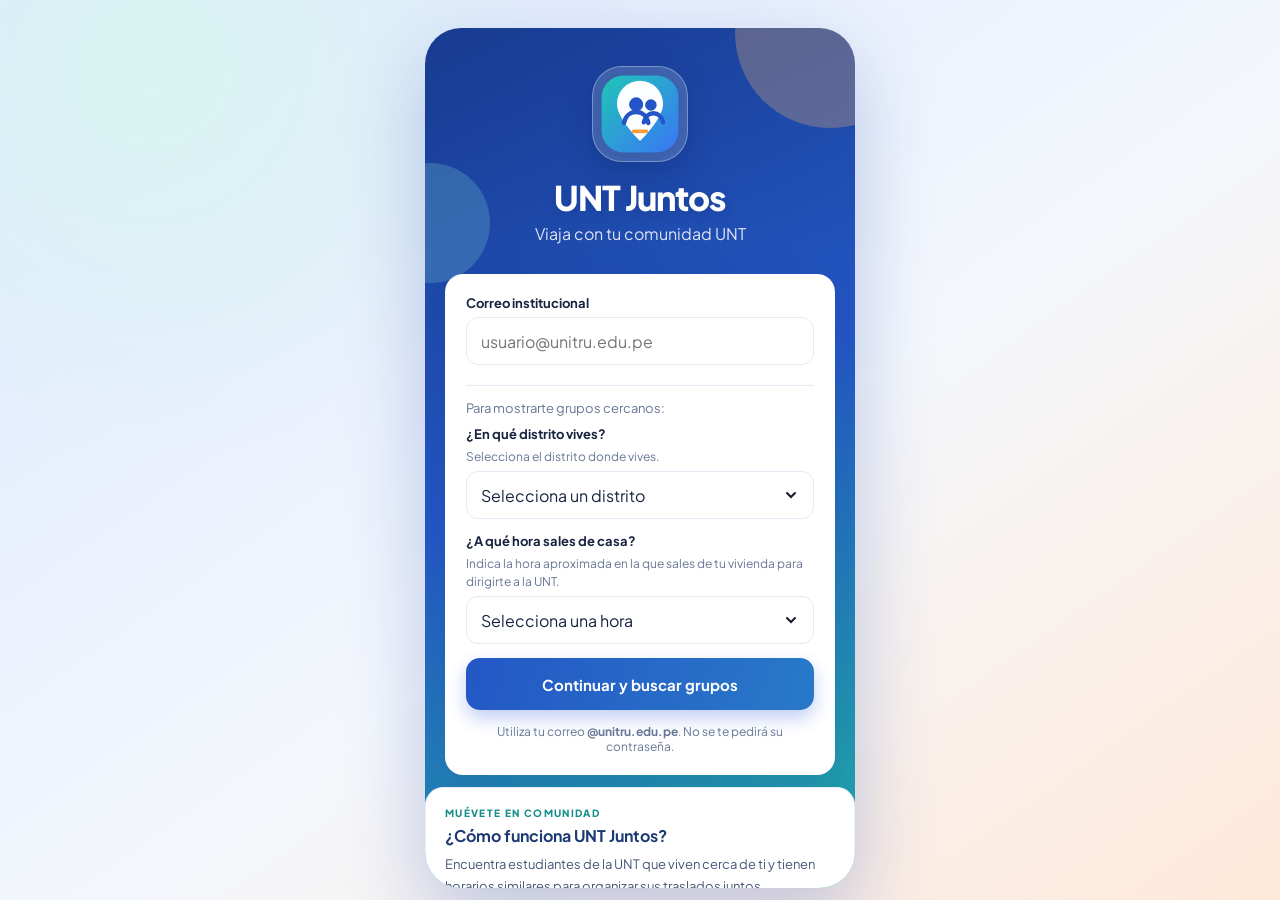
<file: index.html>
<!doctype html>
<html lang="es">
<head>
  <meta charset="utf-8">
  <meta name="viewport" content="width=device-width, initial-scale=1, viewport-fit=cover">
  <meta name="theme-color" content="#1E4FD8">
  <meta name="description" content="UNT Juntos: encuentra compañeros de la comunidad UNT de tu zona para viajar juntos al campus.">
  <title>UNT Juntos</title>
  <link rel="preconnect" href="https://fonts.googleapis.com">
  <link rel="preconnect" href="https://fonts.gstatic.com" crossorigin>
  <link href="https://fonts.googleapis.com/css2?family=Plus+Jakarta+Sans:wght@400;500;600;700;800&display=swap" rel="stylesheet">
  <link rel="stylesheet" href="styles.css">
  <link rel="icon" type="image/svg+xml" href="logo.svg">
</head>
<body>
  <div class="app" id="app">

    <!-- ============ PANTALLA 1 · INICIO ============ -->
    <section class="screen" id="screen-login" data-screen="login">
      <div class="login-hero">
        <div class="logo" aria-hidden="true"><img src="logo.svg" alt="" width="76" height="76"></div>
        <h1>UNT Juntos</h1>
        <p>Viaja con tu comunidad UNT</p>
      </div>

      <form class="card form" id="login-form" novalidate>
        <label class="field">
          <span>Correo institucional</span>
          <input type="email" id="email" placeholder="usuario@unitru.edu.pe" autocomplete="email" required>
        </label>

        <p class="hint">Para mostrarte grupos cercanos:</p>
        <label class="field">
          <span>¿En qué distrito vives?</span>
          <small>Selecciona el distrito donde vives.</small>
          <select id="zona" required></select>
        </label>
        <label class="field">
          <span>¿A qué hora sales de casa?</span>
          <small>Indica la hora aproximada en la que sales de tu vivienda para dirigirte a la UNT.</small>
          <select id="hora" required></select>
          <input id="hora-custom" type="time" hidden aria-label="Elegir otra hora">
        </label>

        <p class="error" id="login-error" role="alert"></p>
        <button class="btn btn-primary" type="submit">Continuar y buscar grupos</button>
        <p class="fine">Utiliza tu correo <b>@unitru.edu.pe</b>. No se te pedirá su contraseña.</p>
      </form>
      <section class="card intro-card how-card">
        <div class="section-kicker">MUÉVETE EN COMUNIDAD</div>
        <h3>¿Cómo funciona UNT Juntos?</h3>
        <p class="lead-copy">Encuentra estudiantes de la UNT que viven cerca de ti y tienen horarios similares para organizar sus traslados juntos.</p>
        <div class="travel-options">
          <article class="travel-option"><span class="travel-icon walk">🚶</span><div><b>Caminar juntos</b><p>Queden en un lugar público y recorran juntos el camino hacia la universidad o hasta un paradero.</p></div></article>
          <article class="travel-option"><span class="travel-icon bus">🚌</span><div><b>Usar la misma ruta de transporte público</b><p>Coordinen qué línea o paradero les conviene. Cada estudiante paga su propio pasaje.</p></div></article>
          <article class="travel-option"><span class="travel-icon car">🚕</span><div><b>Compartir un taxi o movilidad</b><p>Si todos están de acuerdo, pueden organizarlo por su cuenta, confirmar el costo y dividirlo antes de viajar.</p></div></article>
          <article class="travel-option"><span class="travel-icon group-icon">🚗</span><div><b>Viajar en vehículo de un integrante</b><p>Un estudiante que tenga vehículo puede ofrecer voluntariamente los asientos disponibles y acordar previamente las condiciones.</p></div></article>
        </div>
        <div class="coordination"><b>¿Cómo se coordinan?</b><ol><li>Busca grupos de tu distrito y revisa la hora, integrantes y cupos.</li><li>Únete al grupo y confirma en el chat si asistirás.</li><li>Acuerden un punto público concreto y una hora exacta.</li><li>Confirmen la modalidad, el costo si corresponde y quiénes participarán.</li><li>Avísense si hay retrasos o cambios. Cada integrante es responsable de cumplir lo acordado.</li></ol></div>
        <p class="disclaimer"><b>Importante:</b> UNT Juntos conecta estudiantes y facilita la coordinación. No proporciona vehículos, conductores, pasajes ni servicios de taxi; tampoco cobra ni gestiona pagos. Las modalidades dependen de los acuerdos voluntarios entre los integrantes.</p>
      </section>
      <section class="card intro-card">
        <h3>Tu privacidad es importante</h3>
        <p>El correo institucional sirve para identificar a miembros de la comunidad UNT. La zona, hora y datos de grupo se utilizan para encontrar coincidencias y coordinar traslados.</p>
        <p>Esta versión de prueba guarda datos localmente en el navegador. No ingreses información sensible.</p>
        <a href="privacidad.html" target="_blank" rel="noopener">Consultar política de privacidad</a>
      </section>
    </section>

    <!-- ============ PANTALLA 2 · BUSCAR ============ -->
    <section class="screen" id="screen-buscar" data-screen="buscar" hidden>
      <header class="topbar">
        <div>
          <p class="hello" id="hello">Hola</p>
          <h2>Grupos de viaje</h2>
        </div>
        <button class="icon-btn" id="btn-crear" aria-label="Crear grupo">
          <svg viewBox="0 0 24 24"><path d="M12 5v14M5 12h14" stroke="currentColor" stroke-width="2.4" stroke-linecap="round"/></svg>
        </button>
      </header>

      <div class="filters">
        <label class="chip chip-zona"><span>Distrito</span><select id="f-zona"></select></label>
        <label class="chip chip-hora"><span>Hora</span><select id="f-hora"></select></label>
      </div>

      <p class="count" id="count"></p>
      <div class="list" id="lista"></div>
    </section>

    <!-- ============ MIS GRUPOS ============ -->
    <section class="screen" id="screen-mis" data-screen="mis" hidden>
      <header class="topbar"><div><p class="hello">Tus viajes</p><h2>Mis grupos</h2></div></header>
      <div class="list" id="mis-lista"></div>
    </section>

    <!-- ============ PERFIL ============ -->
    <section class="screen" id="screen-perfil" data-screen="perfil" hidden>
      <header class="topbar"><div><p class="hello">Tu cuenta</p><h2>Perfil</h2></div></header>
      <div class="card profile">
        <div class="avatar big" id="perfil-avatar"></div>
        <p class="profile-name" id="perfil-nombre"></p>
        <p class="profile-mail" id="perfil-correo"></p>
        <div class="kv"><span>Distrito</span><b id="perfil-zona"></b></div>
        <div class="kv"><span>Hora habitual</span><b id="perfil-hora"></b></div>
      </div>
      <button class="btn btn-primary" id="btn-editar-perfil">Editar distrito y hora</button>
      <button class="btn btn-ghost" id="btn-ayuda">¿Cómo funcionan los viajes?</button>
      <button class="btn btn-ghost" id="btn-logout">Cerrar sesión</button>
    </section>

    <!-- ============ PANTALLA 3 · MI GRUPO ============ -->
    <section class="screen" id="screen-grupo" data-screen="grupo" hidden>
      <header class="topbar topbar-back">
        <button class="icon-btn ghost" id="btn-back" aria-label="Volver">
          <svg viewBox="0 0 24 24"><path d="M15 5l-7 7 7 7" stroke="currentColor" stroke-width="2.4" fill="none" stroke-linecap="round" stroke-linejoin="round"/></svg>
        </button>
        <h2>Mi grupo</h2>
        <span class="spacer"></span>
      </header>

      <div class="success" id="success-banner">
        <div class="check"><svg viewBox="0 0 24 24"><path d="M5 12.5l4.5 4.5L19 7.5" stroke="#fff" stroke-width="3" fill="none" stroke-linecap="round" stroke-linejoin="round"/></svg></div>
        <h3>¡Te uniste al grupo!</h3>
        <p id="g-sub"></p>
      </div>

      <div class="card details">
        <div class="kv"><span>Hora de salida</span><b id="g-hora"></b></div>
        <div class="kv"><span>Punto de encuentro</span><b id="g-punto"></b></div>
        <div class="kv"><span>Destino</span><b id="g-destino"></b></div>
      </div>

      <h4 class="section-title">Mapa del punto de encuentro</h4>
      <a class="map" id="g-map" target="_blank" rel="noopener">
        <svg viewBox="0 0 340 120" preserveAspectRatio="none" aria-hidden="true">
          <rect width="340" height="120" fill="#E8F0FF"/>
          <path d="M0 80 L340 52" stroke="#fff" stroke-width="14"/>
          <path d="M120 0 L150 120" stroke="#fff" stroke-width="10"/>
          <path d="M250 0 L235 120" stroke="#fff" stroke-width="8"/>
          <rect x="20" y="14" width="70" height="40" rx="6" fill="#D2F3E0"/>
          <rect x="268" y="74" width="60" height="36" rx="6" fill="#D2F3E0"/>
        </svg>
        <span class="pin"></span>
        <span class="map-label">Abrir en Google Maps ↗</span>
      </a>

      <h4 class="section-title" id="g-int-title"></h4>
      <div class="members" id="g-members"></div>

      <button class="btn btn-primary" id="btn-chat">Abrir chat del grupo</button>
      <button class="btn btn-ghost" id="btn-editar-grupo">Cambiar hora o punto de encuentro</button>
      <button class="btn btn-link" id="btn-salir">Salir del grupo</button>
    </section>

    <!-- ============ NAV ============ -->
    <nav class="tabbar" id="tabbar" hidden>
      <button data-tab="buscar" class="active"><svg viewBox="0 0 24 24"><circle cx="11" cy="11" r="6.5" stroke="currentColor" stroke-width="2.2" fill="none"/><path d="M16 16l4 4" stroke="currentColor" stroke-width="2.2" stroke-linecap="round"/></svg>Buscar</button>
      <button data-tab="mis"><svg viewBox="0 0 24 24"><circle cx="9" cy="9" r="3.5" stroke="currentColor" stroke-width="2.2" fill="none"/><circle cx="16.5" cy="10" r="2.8" stroke="currentColor" stroke-width="2.2" fill="none"/><path d="M3 19c.8-3.3 3.2-5 6-5s5.2 1.7 6 5M15 14.2c2.6 0 4.5 1.5 5.2 4.3" stroke="currentColor" stroke-width="2.2" fill="none" stroke-linecap="round"/></svg>Mis grupos</button>
      <button data-tab="perfil"><svg viewBox="0 0 24 24"><circle cx="12" cy="8.5" r="4" stroke="currentColor" stroke-width="2.2" fill="none"/><path d="M4.5 20c1-3.8 4-5.8 7.5-5.8s6.5 2 7.5 5.8" stroke="currentColor" stroke-width="2.2" fill="none" stroke-linecap="round"/></svg>Perfil</button>
    </nav>

    <!-- ============ CHAT (hoja inferior) ============ -->
    <div class="sheet-backdrop" id="chat-backdrop" hidden></div>
    <section class="sheet" id="chat" hidden aria-label="Chat del grupo">
      <header class="sheet-head">
        <h3>Chat del grupo</h3>
        <button class="icon-btn ghost" id="chat-close" aria-label="Cerrar chat"><svg viewBox="0 0 24 24"><path d="M6 6l12 12M18 6L6 18" stroke="currentColor" stroke-width="2.4" stroke-linecap="round"/></svg></button>
      </header>
      <div class="messages" id="messages"></div>
      <div class="quick" id="quick">
        <button>Estoy en camino 🚶</button>
        <button>Llego en 5 min ⏱️</button>
        <button>Ya estoy en el punto 📍</button>
        <button>Hoy no viajo ❌</button>
      </div>
      <form class="composer" id="composer">
        <input id="msg" placeholder="Escribe un mensaje…" autocomplete="off">
        <button class="send" aria-label="Enviar"><svg viewBox="0 0 24 24"><path d="M4 12l16-8-6 16-2.5-6.5L4 12z" fill="currentColor"/></svg></button>
      </form>
    </section>

    <!-- ============ CREAR GRUPO ============ -->
    <div class="sheet-backdrop" id="crear-backdrop" hidden></div>
    <section class="sheet" id="crear" hidden aria-label="Crear grupo">
      <header class="sheet-head">
        <h3>Crear un grupo de viaje</h3>
        <button class="icon-btn ghost" id="crear-close" aria-label="Cerrar"><svg viewBox="0 0 24 24"><path d="M6 6l12 12M18 6L6 18" stroke="currentColor" stroke-width="2.4" stroke-linecap="round"/></svg></button>
      </header>
      <form class="form" id="crear-form">
        <label class="field"><span>¿En qué distrito se reunirán?</span><select id="c-zona" required></select></label>
        <label class="field"><span>Hora de salida</span><select id="c-hora"></select><input id="c-hora-custom" type="time" hidden aria-label="Elegir otra hora"></label>
        <label class="field"><span>Punto de encuentro personalizado</span><input id="c-punto" list="puntos-sugeridos" placeholder="Ej. Parque Primavera" required><datalist id="puntos-sugeridos"></datalist><small>Puedes escribir un lugar específico de tu zona.</small></label>
        <label class="field"><span>Cupos</span><select id="c-cupos"><option>3</option><option selected>4</option><option>5</option><option>6</option></select></label>
        <button class="btn btn-primary" type="submit">Crear grupo</button>
      </form>
    </section>

    <div class="sheet-backdrop" id="perfil-edit-backdrop" hidden></div>
    <section class="sheet" id="perfil-edit" hidden aria-label="Editar perfil">
      <header class="sheet-head"><h3>Editar tu información</h3><button class="icon-btn ghost" id="perfil-edit-close" aria-label="Cerrar">×</button></header>
      <form class="form" id="perfil-edit-form">
        <label class="field"><span>¿En qué distrito vives?</span><small>Selecciona tu distrito.</small><select id="edit-zona" required></select></label>
        <label class="field"><span>¿A qué hora sales de casa?</span><select id="edit-hora" required></select><input id="edit-hora-custom" type="time" hidden></label>
        <button class="btn btn-primary" type="submit">Guardar cambios</button>
      </form>
    </section>

    <div class="sheet-backdrop" id="grupo-edit-backdrop" hidden></div>
    <section class="sheet" id="grupo-edit" hidden aria-label="Editar grupo">
      <header class="sheet-head"><h3>Actualizar coordinación</h3><button class="icon-btn ghost" id="grupo-edit-close" aria-label="Cerrar">×</button></header>
      <form class="form" id="grupo-edit-form">
        <label class="field"><span>Hora de salida</span><select id="edit-g-hora" required></select><input id="edit-g-hora-custom" type="time" hidden></label>
        <label class="field"><span>Punto de encuentro</span><input id="edit-g-punto" list="puntos-sugeridos" required></label>
        <button class="btn btn-primary" type="submit">Guardar cambios del grupo</button>
      </form>
    </section>

    <div class="sheet-backdrop" id="ayuda-backdrop" hidden></div>
    <section class="sheet" id="ayuda" hidden aria-label="Ayuda sobre viajes">
      <header class="sheet-head"><h3>¿Cómo funcionan los viajes?</h3><button class="icon-btn ghost" id="ayuda-close" aria-label="Cerrar">×</button></header>
      <div class="help-content">
        <p><b>1. Encuentra compañeros.</b> Filtra grupos por distrito y hora de salida. Revisa integrantes, cupos y punto de encuentro.</p>
        <p><b>2. Elijan cómo trasladarse.</b> Pueden caminar juntos, dirigirse al mismo paradero y usar transporte público por separado, o acordar voluntariamente compartir un taxi o vehículo particular. En esos últimos casos, confirmen previamente disponibilidad, costo, distribución del pago y condiciones.</p>
        <p><b>3. Definan el encuentro.</b> Acuerden un lugar público fácil de reconocer, la hora exacta y cuánto tiempo esperarán. Confirmen el plan en el chat del grupo.</p>
        <p><b>4. Mantengan la comunicación.</b> Avisen si están en camino, llegaron, se retrasarán o ya no viajarán. Si cambia el punto o la hora, actualicen los datos del grupo.</p>
        <p><b>5. Responsabilidades y seguridad.</b> Cada integrante debe cumplir los acuerdos, respetar decisiones voluntarias, confirmar cualquier gasto antes de aceptarlo y priorizar su seguridad. No compartan direcciones exactas de vivienda ni información sensible.</p>
        <p class="disclaimer"><b>Recuerda:</b> UNT Juntos facilita el contacto y la coordinación; no brinda transporte, conductores ni gestiona pagos.</p>
      </div>
    </section>

    <div class="toast" id="toast" role="status" aria-live="polite"></div>
  </div>

  <script src="app.js"></script>
</body>
</html>
</file>
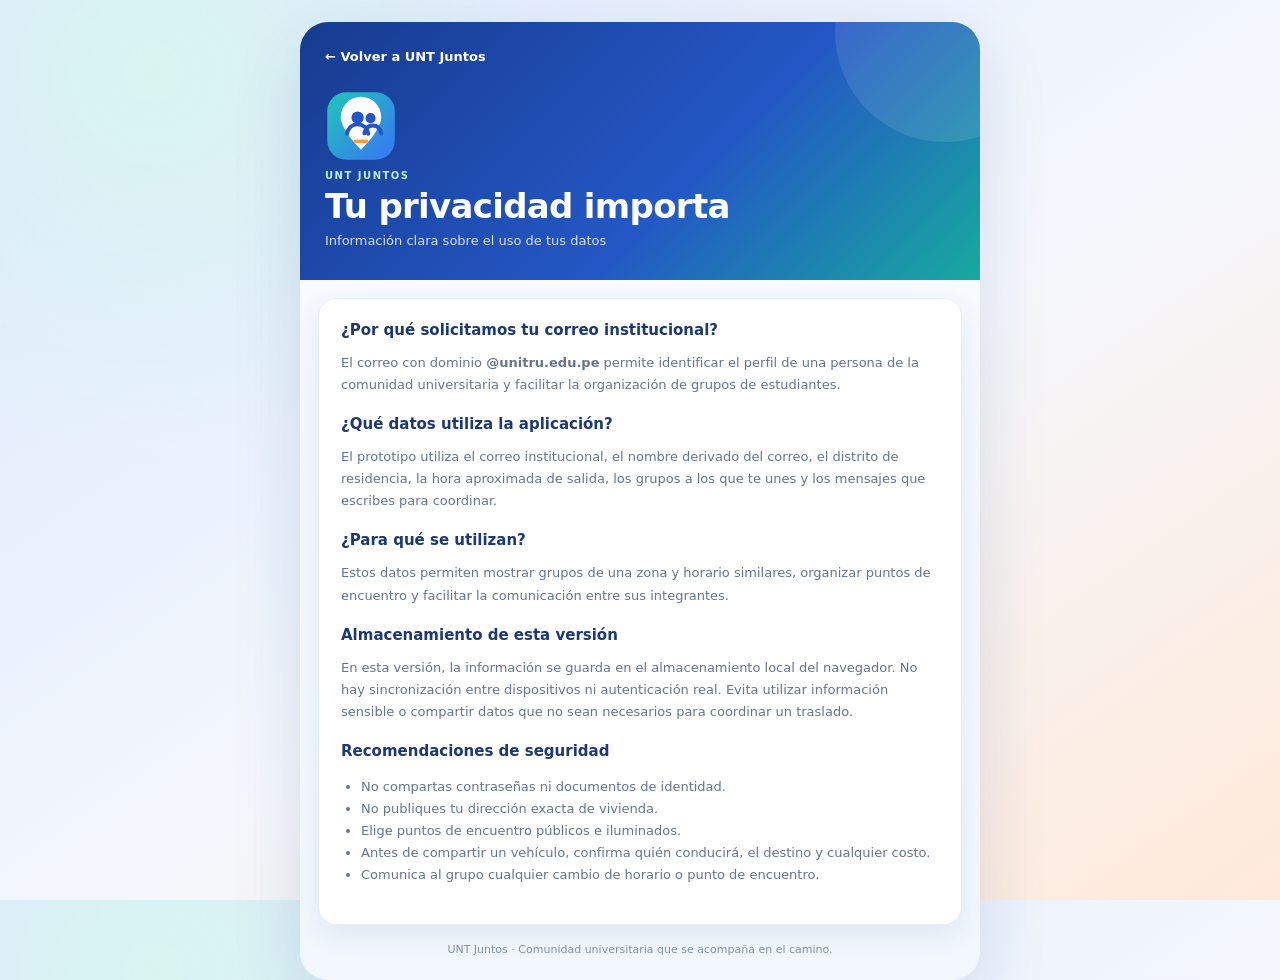
<file: privacidad.html>
<!doctype html>
<html lang="es">
<head>
  <meta charset="utf-8"><meta name="viewport" content="width=device-width,initial-scale=1">
  <meta name="theme-color" content="#173B8F">
  <title>Privacidad | UNT Juntos</title>
  <link rel="stylesheet" href="styles.css">
</head>
<body class="privacy-page">
  <main class="app privacy-app">
    <header class="privacy-hero"><a class="back-link" href="index.html">← Volver a UNT Juntos</a><img src="logo.svg" alt="Logo de UNT Juntos"><p>UNT JUNTOS</p><h1>Tu privacidad importa</h1><span>Información clara sobre el uso de tus datos</span></header>
    <section class="card privacy-content">
      <h2>¿Por qué solicitamos tu correo institucional?</h2><p>El correo con dominio <b>@unitru.edu.pe</b> permite identificar el perfil de una persona de la comunidad universitaria y facilitar la organización de grupos de estudiantes.</p>
      <h2>¿Qué datos utiliza la aplicación?</h2><p>El prototipo utiliza el correo institucional, el nombre derivado del correo, el distrito de residencia, la hora aproximada de salida, los grupos a los que te unes y los mensajes que escribes para coordinar.</p>
      <h2>¿Para qué se utilizan?</h2><p>Estos datos permiten mostrar grupos de una zona y horario similares, organizar puntos de encuentro y facilitar la comunicación entre sus integrantes.</p>
      <h2>Almacenamiento de esta versión</h2><p>En esta versión, la información se guarda en el almacenamiento local del navegador. No hay sincronización entre dispositivos ni autenticación real. Evita utilizar información sensible o compartir datos que no sean necesarios para coordinar un traslado.</p>
      <h2>Recomendaciones de seguridad</h2><ul><li>No compartas contraseñas ni documentos de identidad.</li><li>No publiques tu dirección exacta de vivienda.</li><li>Elige puntos de encuentro públicos e iluminados.</li><li>Antes de compartir un vehículo, confirma quién conducirá, el destino y cualquier costo.</li><li>Comunica al grupo cualquier cambio de horario o punto de encuentro.</li></ul>
    </section>
    <footer class="privacy-footer">UNT Juntos · Comunidad universitaria que se acompaña en el camino.</footer>
  </main>
</body>
</html>
</file>
<file: styles.css>
:root {
  --blue: #1E4FD8;
  --blue-d: #153BA6;
  --blue-l: #E8F0FF;
  --orange: #FF7A1A;
  --yellow: #FFB020;
  --green: #18A957;
  --green-l: #E3F7EC;
  --purple: #7B4DFF;
  --ink: #16182B;
  --muted: #6B7090;
  --line: #E4E6F0;
  --bg: #F5F6FB;
  --card: #FFFFFF;
  --radius: 18px;
  --shadow: 0 6px 20px rgba(22, 24, 43, .07);
  color-scheme: light;
}

* { box-sizing: border-box; }
html, body { margin: 0; height: 100%; }
body {
  font-family: "Plus Jakarta Sans", system-ui, -apple-system, "Segoe UI", sans-serif;
  color: var(--ink);
  background: #DCE3F5;
  -webkit-font-smoothing: antialiased;
}
button, input, select { font: inherit; color: inherit; }
button { cursor: pointer; }
[hidden] { display: none !important; }

/* Marco tipo celular en escritorio, pantalla completa en móvil */
.app {
  position: relative;
  max-width: 430px;
  min-height: 100dvh;
  margin: 0 auto;
  background: var(--bg);
  overflow: hidden;
}
@media (min-width: 600px) {
  body { padding: 28px 0; }
  .app { min-height: 860px; height: 860px; border-radius: 36px; box-shadow: 0 30px 80px rgba(21, 59, 166, .25); }
  .screen { height: 100%; overflow-y: auto; }
}

.screen { padding: 20px 20px 110px; animation: fade .25s ease; }
@keyframes fade { from { opacity: 0; transform: translateY(6px); } to { opacity: 1; transform: none; } }

/* ---------- Login ---------- */
#screen-login { padding: 0 0 32px; background: linear-gradient(180deg, var(--blue) 0 290px, var(--bg) 290px); }
.login-hero { text-align: center; color: #fff; padding: 46px 20px 30px; position: relative; }
.login-hero::before, .login-hero::after { content: ""; position: absolute; border-radius: 50%; z-index: 0; }
.login-hero::before { width: 160px; height: 160px; background: var(--orange); opacity: .9; top: -70px; right: -50px; }
.login-hero::after { width: 90px; height: 90px; background: var(--yellow); opacity: .9; top: 150px; left: -40px; }
.login-hero > * { position: relative; z-index: 1; }
.logo { width: 84px; height: 84px; margin: 0 auto 14px; background: rgba(255,255,255,.16); border-radius: 26px; display: grid; place-items: center; }
.logo svg { width: 60px; height: 60px; }
.login-hero h1 { margin: 0; font-size: 34px; font-weight: 800; letter-spacing: -.5px; }
.login-hero p { margin: 4px 0 0; opacity: .85; }
#login-form { margin: 0 20px; }

/* ---------- Tarjetas y formularios ---------- */
.card { background: var(--card); border-radius: var(--radius); box-shadow: var(--shadow); padding: 20px; }
.form { display: grid; gap: 14px; }
.field { display: grid; gap: 6px; }
.field > span { font-size: 13px; font-weight: 700; }
.field input, .field select {
  height: 48px; border: 1.5px solid var(--line); border-radius: 12px; padding: 0 14px; background: #fff;
  outline: none; transition: border-color .15s, box-shadow .15s; width: 100%;
}
.field select { appearance: none; background-image: url("data:image/svg+xml,%3Csvg xmlns='http://www.w3.org/2000/svg' viewBox='0 0 16 16'%3E%3Cpath d='M4 6l4 4 4-4' stroke='%2316182B' stroke-width='2' fill='none' stroke-linecap='round'/%3E%3C/svg%3E"); background-repeat: no-repeat; background-position: right 14px center; background-size: 16px; padding-right: 40px; }
.field input:focus, .field select:focus { border-color: var(--blue); box-shadow: 0 0 0 4px rgba(30, 79, 216, .12); }
.hint { margin: 6px 0 -4px; font-size: 13px; color: var(--muted); border-top: 1.5px solid var(--line); padding-top: 14px; }
.fine { margin: 0; text-align: center; font-size: 12px; color: var(--muted); }
.error { margin: 0; min-height: 0; color: #D92D20; font-size: 13px; font-weight: 600; }
.error:empty { display: none; }

.btn { height: 52px; border: 0; border-radius: 14px; font-weight: 700; font-size: 15px; width: 100%; transition: transform .1s, background .15s; }
.btn:active { transform: scale(.98); }
.btn-primary { background: var(--blue); color: #fff; box-shadow: 0 8px 18px rgba(30, 79, 216, .28); }
.btn-primary:hover { background: var(--blue-d); }
.btn-ghost { background: #fff; color: var(--ink); border: 1.5px solid var(--line); margin-top: 16px; }
.btn-link { background: none; color: var(--muted); height: 44px; margin-top: 4px; }

/* ---------- Encabezados ---------- */
.topbar { display: flex; align-items: center; justify-content: space-between; gap: 12px; margin: 6px 0 18px; }
.topbar h2 { margin: 0; font-size: 24px; font-weight: 800; letter-spacing: -.3px; }
.hello { margin: 0 0 2px; color: var(--muted); font-size: 13px; font-weight: 600; }
.topbar-back h2 { font-size: 18px; }
.spacer { width: 42px; }
.icon-btn { width: 42px; height: 42px; border-radius: 14px; border: 0; background: var(--orange); color: #fff; display: grid; place-items: center; flex: none; box-shadow: 0 6px 14px rgba(255, 122, 26, .3); }
.icon-btn.ghost { background: #fff; color: var(--ink); box-shadow: var(--shadow); }
.icon-btn svg { width: 22px; height: 22px; }

/* ---------- Filtros ---------- */
.filters { display: grid; grid-template-columns: 1fr 1fr; gap: 10px; }
.chip { position: relative; display: flex; flex-direction: column; padding: 8px 34px 8px 14px; border-radius: 14px; color: #fff; }
.chip span { font-size: 11px; font-weight: 600; opacity: .85; }
.chip select { appearance: none; border: 0; background: transparent; color: #fff; font-weight: 700; font-size: 14px; padding: 0; outline: none; width: 100%; }
.chip select option { color: var(--ink); }
.chip::after { content: ""; position: absolute; right: 14px; top: 50%; width: 8px; height: 8px; border-right: 2px solid #fff; border-bottom: 2px solid #fff; transform: translateY(-70%) rotate(45deg); pointer-events: none; }
.chip-zona { background: var(--purple); }
.chip-hora { background: var(--green); }
.count { margin: 18px 2px 10px; color: var(--muted); font-size: 13px; font-weight: 600; }

/* ---------- Tarjetas de grupo ---------- */
.list { display: grid; gap: 12px; }
.group { position: relative; background: #fff; border-radius: var(--radius); box-shadow: var(--shadow); padding: 16px 16px 14px 20px; overflow: hidden; }
.group::before { content: ""; position: absolute; left: 0; top: 0; bottom: 0; width: 6px; background: var(--accent, var(--blue)); }
.group h3 { margin: 0 0 8px; font-size: 16px; font-weight: 800; display: flex; align-items: center; gap: 8px; }
.tag { font-size: 11px; font-weight: 700; padding: 3px 8px; border-radius: 999px; background: var(--blue-l); color: var(--blue); }
.tag.night { background: #EFE9FF; color: var(--purple); }
.tag.mine { background: var(--green-l); color: var(--green); }
.meta { display: grid; gap: 4px; font-size: 13px; color: var(--muted); }
.meta b { color: var(--ink); font-weight: 600; }
.group-foot { display: flex; align-items: center; justify-content: space-between; margin-top: 12px; gap: 10px; }
.seats { display: flex; gap: 4px; }
.seat { width: 12px; height: 12px; border-radius: 50%; background: var(--accent, var(--blue)); }
.seat.free { background: transparent; border: 2px solid var(--line); }
.join { height: 38px; padding: 0 20px; border: 0; border-radius: 12px; background: var(--ink); color: #fff; font-weight: 700; font-size: 14px; }
.join:hover { background: #000; }
.group.full { opacity: .6; }
.group.full .join { background: var(--line); color: var(--muted); cursor: not-allowed; }
.empty { text-align: center; padding: 34px 20px; color: var(--muted); }
.empty b { display: block; color: var(--ink); font-size: 16px; margin-bottom: 6px; }
.empty .btn { margin-top: 16px; }

/* ---------- Mi grupo ---------- */
.success { text-align: center; margin-bottom: 18px; }
.check { width: 66px; height: 66px; border-radius: 50%; background: var(--green); margin: 0 auto 10px; display: grid; place-items: center; box-shadow: 0 10px 22px rgba(24, 169, 87, .3); animation: pop .35s ease; }
.check svg { width: 34px; height: 34px; }
@keyframes pop { from { transform: scale(.4); } to { transform: scale(1); } }
.success h3 { margin: 0; font-size: 22px; font-weight: 800; }
.success p { margin: 4px 0 0; color: var(--muted); font-size: 14px; }
.details { display: grid; gap: 12px; padding: 16px 18px; }
.kv { display: flex; justify-content: space-between; gap: 12px; font-size: 14px; }
.kv span { color: var(--muted); }
.kv b { text-align: right; }
.section-title { margin: 20px 2px 10px; font-size: 14px; font-weight: 800; }
.map { position: relative; display: block; height: 120px; border-radius: var(--radius); overflow: hidden; box-shadow: var(--shadow); text-decoration: none; }
.map svg { position: absolute; inset: 0; width: 100%; height: 100%; }
.pin { position: absolute; left: 50%; top: 42%; width: 22px; height: 22px; border-radius: 50% 50% 50% 0; background: var(--orange); transform: translate(-50%, -50%) rotate(-45deg); box-shadow: 0 4px 10px rgba(255, 122, 26, .45); }
.pin::after { content: ""; position: absolute; inset: 6px; background: #fff; border-radius: 50%; }
.map-label { position: absolute; right: 10px; bottom: 10px; background: #fff; color: var(--blue); font-size: 12px; font-weight: 700; padding: 5px 10px; border-radius: 999px; }
.members { display: flex; flex-wrap: wrap; gap: 14px; margin-bottom: 20px; }
.member { display: grid; justify-items: center; gap: 6px; font-size: 12px; color: var(--muted); width: 50px; }
.avatar { width: 46px; height: 46px; border-radius: 50%; display: grid; place-items: center; color: #fff; font-weight: 800; font-size: 16px; }
.avatar.free { background: transparent; border: 2px dashed var(--line); color: var(--line); }
.avatar.big { width: 76px; height: 76px; font-size: 28px; margin: 0 auto 10px; }

/* ---------- Perfil ---------- */
.profile { display: grid; gap: 10px; text-align: center; }
.profile-name { margin: 0; font-weight: 800; font-size: 18px; }
.profile-mail { margin: -6px 0 6px; color: var(--muted); font-size: 13px; }
.profile .kv { border-top: 1.5px solid var(--line); padding-top: 10px; }

/* ---------- Barra inferior ---------- */
.tabbar { position: fixed; left: 50%; transform: translateX(-50%); bottom: 0; width: 100%; max-width: 430px; display: grid; grid-template-columns: repeat(3, 1fr); background: #fff; border-top: 1px solid var(--line); padding: 8px 8px calc(8px + env(safe-area-inset-bottom)); z-index: 5; }
@media (min-width: 600px) { .tabbar { position: absolute; border-radius: 0 0 36px 36px; padding-bottom: 18px; } }
.tabbar button { border: 0; background: none; display: grid; justify-items: center; gap: 3px; font-size: 11px; font-weight: 600; color: var(--muted); padding: 6px 0; border-radius: 12px; }
.tabbar svg { width: 24px; height: 24px; }
.tabbar button.active { color: var(--blue); }
.tabbar button.active svg { background: var(--blue-l); border-radius: 10px; padding: 2px; box-sizing: content-box; margin: -2px; }

/* ---------- Hojas (chat / crear) ---------- */
.sheet-backdrop { position: fixed; inset: 0; background: rgba(22, 24, 43, .45); z-index: 10; animation: fade .2s ease; }
.sheet { position: fixed; left: 50%; bottom: 0; transform: translateX(-50%); width: 100%; max-width: 430px; max-height: 86dvh; background: #fff; border-radius: 26px 26px 0 0; z-index: 11; display: flex; flex-direction: column; padding: 8px 18px calc(16px + env(safe-area-inset-bottom)); animation: up .25s ease; }
@media (min-width: 600px) { .sheet-backdrop, .sheet { position: absolute; } .sheet { max-height: 80%; border-radius: 26px 26px 36px 36px; } .sheet-backdrop { border-radius: 36px; } }
@keyframes up { from { transform: translate(-50%, 30px); opacity: 0; } to { transform: translate(-50%, 0); opacity: 1; } }
.sheet-head { display: flex; align-items: center; justify-content: space-between; padding: 8px 0 12px; }
.sheet-head h3 { margin: 0; font-size: 18px; font-weight: 800; }
.messages { flex: 1; overflow-y: auto; display: flex; flex-direction: column; gap: 8px; padding: 6px 2px 12px; min-height: 220px; }
.msg { max-width: 80%; padding: 9px 13px; border-radius: 16px; font-size: 14px; background: var(--bg); align-self: flex-start; }
.msg small { display: block; font-size: 11px; font-weight: 700; color: var(--purple); margin-bottom: 2px; }
.msg.me { align-self: flex-end; background: var(--blue); color: #fff; border-bottom-right-radius: 4px; }
.msg.me small { display: none; }
.quick { display: flex; gap: 8px; overflow-x: auto; padding-bottom: 10px; scrollbar-width: none; }
.quick button { flex: none; border: 1.5px solid var(--line); background: #fff; border-radius: 999px; padding: 8px 12px; font-size: 13px; font-weight: 600; }
.quick button:hover { border-color: var(--blue); color: var(--blue); }
.composer { display: flex; gap: 8px; }
.composer input { flex: 1; height: 46px; border: 1.5px solid var(--line); border-radius: 14px; padding: 0 14px; outline: none; }
.composer input:focus { border-color: var(--blue); }
.send { width: 46px; height: 46px; border: 0; border-radius: 14px; background: var(--orange); color: #fff; display: grid; place-items: center; }
.send svg { width: 20px; height: 20px; }
#crear-form { padding-bottom: 6px; }

/* ---------- Toast ---------- */
.toast { position: fixed; left: 50%; bottom: 96px; transform: translate(-50%, 20px); background: var(--ink); color: #fff; padding: 11px 18px; border-radius: 14px; font-size: 14px; font-weight: 600; opacity: 0; pointer-events: none; transition: .25s; z-index: 20; white-space: nowrap; }
.toast.show { opacity: 1; transform: translate(-50%, 0); }
@media (min-width: 600px) { .toast { position: absolute; } }

/* ---------- Mejoras de registro, privacidad y edición ---------- */
.field small { color: var(--muted); font-size: 12px; line-height: 1.45; }
.privacy-note { margin: 0; padding: 12px 14px; border-radius: 12px; background: #EEF4FF; color: #34446B; font-size: 12px; line-height: 1.55; }
.intro-card { margin-top: 12px; padding: 16px; }
.intro-card h3 { margin: 0 0 8px; font-size: 15px; }
.intro-card p { margin: 7px 0; color: var(--muted); font-size: 12px; line-height: 1.55; }
.intro-card a { color: var(--blue); font-size: 12px; font-weight: 700; }
#hora-custom, #c-hora-custom, #edit-hora-custom, #edit-g-hora-custom { height: 46px; border: 1.5px solid var(--line); border-radius: 12px; padding: 0 12px; background: #fff; width: 100%; }
.group .tag { white-space: nowrap; }
.group h3 { flex-wrap: wrap; }
.help-content { overflow-y: auto; padding: 0 2px 12px; color: var(--muted); font-size: 13px; line-height: 1.6; }
.help-content p { margin: 8px 0 14px; }
.help-content b { color: var(--ink); }
#crear-form, #perfil-edit-form, #grupo-edit-form { overflow-y: auto; }

/* ---------- Identidad visual renovada UNT Juntos ---------- */
:root {
  --blue: #2457C5;
  --blue-d: #173B8F;
  --blue-l: #EAF1FF;
  --orange: #FF914D;
  --yellow: #FFD166;
  --green: #13A89E;
  --green-l: #E2F8F4;
  --purple: #7657D8;
  --ink: #17233F;
  --muted: #687795;
  --line: #E2EAF5;
  --bg: #F3F7FD;
  --card: #FFFFFF;
  --shadow: 0 10px 28px rgba(29, 61, 117, .09);
}
body { background: radial-gradient(circle at 12% 8%, #D8F4F0 0, transparent 28%), linear-gradient(145deg, #DCE8FF, #F4F7FC 55%, #FFE9D9); }
.app { background: linear-gradient(180deg, #F8FBFF, #F2F7FD); }
#screen-login { background: linear-gradient(155deg, #173B8F 0%, #2457C5 48%, #20AFA8 100%); }
.login-hero { padding-top: 38px; padding-bottom: 30px; }
.login-hero::before { width: 190px; height: 190px; background: #FFB66D; opacity: .28; top: -90px; right: -70px; }
.login-hero::after { width: 120px; height: 120px; background: #8DE3D7; opacity: .22; top: 135px; left: -55px; }
.logo { width: 96px; height: 96px; border-radius: 30px; background: rgba(255,255,255,.17); border: 1px solid rgba(255,255,255,.32); box-shadow: 0 12px 30px rgba(9,31,83,.2); backdrop-filter: blur(8px); }
.logo img { width: 82px; height: 82px; filter: drop-shadow(0 5px 8px rgba(12,35,82,.16)); }
.login-hero h1 { letter-spacing: -.9px; text-shadow: 0 3px 12px rgba(10,32,82,.18); }
#login-form { border: 1px solid rgba(255,255,255,.72); box-shadow: 0 16px 42px rgba(22,49,104,.13); }
.intro-card { border: 1px solid #E8EEF8; box-shadow: 0 8px 24px rgba(29,61,117,.07); }
.intro-card h3 { color: #1D3973; font-size: 16px; }
.how-card { padding: 19px; }
.section-kicker { color: #168E8A; font-size: 10px; font-weight: 800; letter-spacing: 1.35px; margin-bottom: 6px; }
.intro-card .lead-copy { color: #465979; font-size: 13px; line-height: 1.65; }
.travel-options { display: grid; gap: 9px; margin: 14px 0; }
.travel-option { display: flex; align-items: flex-start; gap: 11px; padding: 11px; border: 1px solid #E8EEF8; border-radius: 14px; background: linear-gradient(120deg, #FBFDFF, #F5F9FF); }
.travel-icon { display: grid; place-items: center; width: 38px; height: 38px; flex: none; border-radius: 12px; font-size: 19px; background: #E7F1FF; }
.travel-icon.bus { background: #E2F8F4; }.travel-icon.car { background: #FFF0E5; }.travel-icon.group-icon { background: #F0EBFF; }
.travel-option b { display: block; color: #213D77; font-size: 12px; margin: 1px 0 3px; }
.intro-card .travel-option p { margin: 0; color: #697895; font-size: 11px; line-height: 1.5; }
.coordination { border-radius: 14px; padding: 13px 14px; background: #EEF5FF; color: #425779; font-size: 12px; line-height: 1.55; }
.coordination b { color: #1D3973; }
.coordination ol { margin: 7px 0 0; padding-left: 19px; }
.coordination li { padding: 2px 0; }
.intro-card .disclaimer, .disclaimer { margin: 12px 0 0; padding: 11px 12px; border-radius: 12px; background: #FFF5E9; color: #76512C; font-size: 11px; line-height: 1.55; }
.btn-primary { background: linear-gradient(105deg, #2457C5, #2879C9); }
.icon-btn { background: linear-gradient(135deg, #FF9B59, #F47B48); }
.chip-zona { background: linear-gradient(120deg, #7657D8, #9272EA); }
.chip-hora { background: linear-gradient(120deg, #159F99, #21B8A7); }
.group { border: 1px solid #EAF0F8; }
.tabbar button.active { color: #2457C5; }
.tabbar button.active svg { background: #EAF1FF; }

/* Página de privacidad */
.privacy-page { min-height: 100vh; padding: 22px 14px; }
.privacy-app { min-height: 100vh; max-width: 680px; margin: 0 auto; overflow: visible; border-radius: 28px; box-shadow: 0 24px 70px rgba(25,57,112,.13); }
.privacy-hero { position: relative; padding: 24px 25px 32px; color: #fff; border-radius: 28px 28px 0 0; background: linear-gradient(135deg, #173B8F, #2457C5 58%, #18A99F); overflow: hidden; }
.privacy-hero::after { content: ""; position: absolute; width: 220px; height: 220px; border-radius: 50%; right: -75px; top: -100px; background: rgba(255,255,255,.1); }
.privacy-hero .back-link { position: relative; z-index: 1; color: #fff; text-decoration: none; font-size: 13px; font-weight: 700; }
.privacy-hero img { display: block; position: relative; z-index: 1; width: 72px; height: 72px; margin: 25px 0 8px; }
.privacy-hero p { position: relative; z-index: 1; margin: 0 0 5px; color: #BFEDE8; font-size: 10px; font-weight: 800; letter-spacing: 1.5px; }
.privacy-hero h1 { position: relative; z-index: 1; margin: 0; font-size: clamp(26px, 5vw, 34px); letter-spacing: -.7px; }
.privacy-hero span { position: relative; z-index: 1; display: block; margin-top: 7px; color: rgba(255,255,255,.82); font-size: 13px; }
.privacy-content { margin: 18px; padding: 22px; border: 1px solid #E8EEF8; }
.privacy-content h2 { margin: 19px 0 7px; color: #1D3973; font-size: 15px; }
.privacy-content h2:first-child { margin-top: 0; }
.privacy-content p, .privacy-content li { color: #657491; font-size: 13px; line-height: 1.7; }
.privacy-content ul { padding-left: 20px; }
.privacy-footer { padding: 0 20px 24px; text-align: center; color: #8190AA; font-size: 11px; }
@media (min-width: 600px) { .privacy-app { height: auto; } }
</file>
